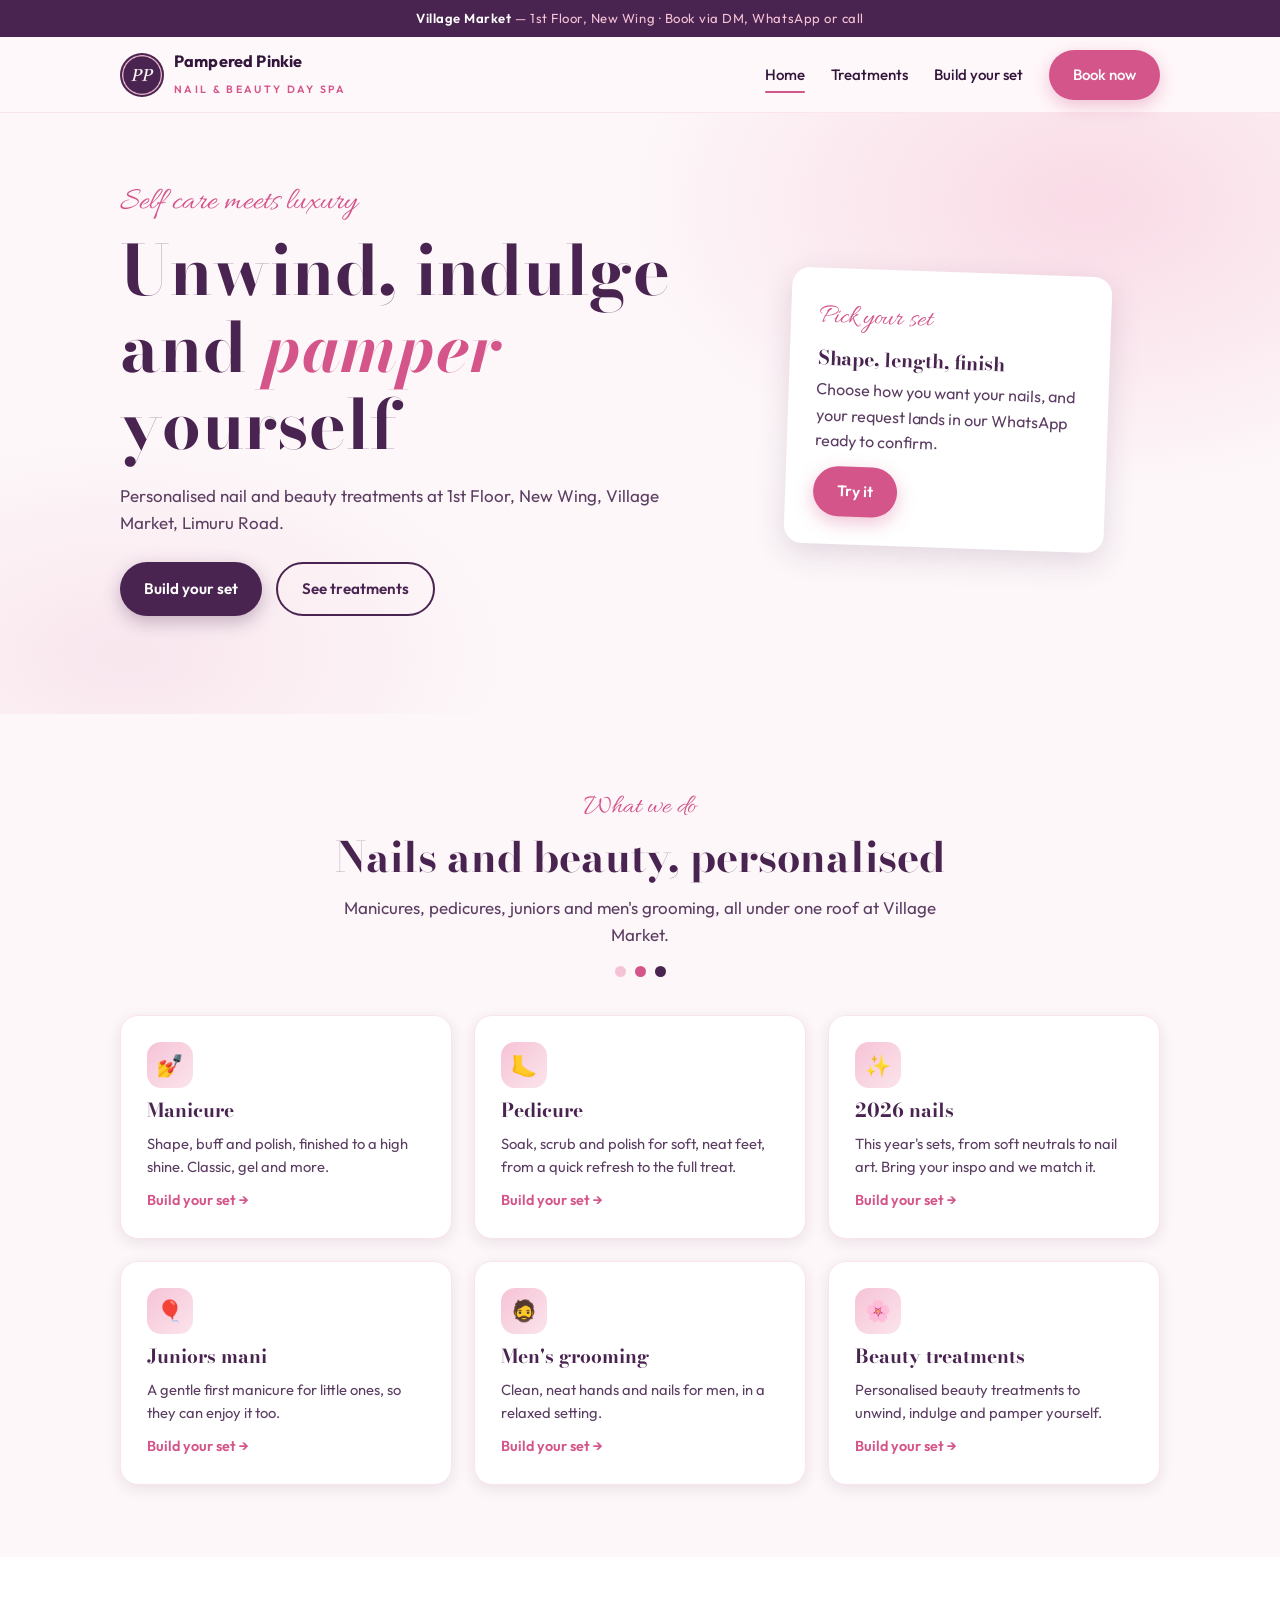
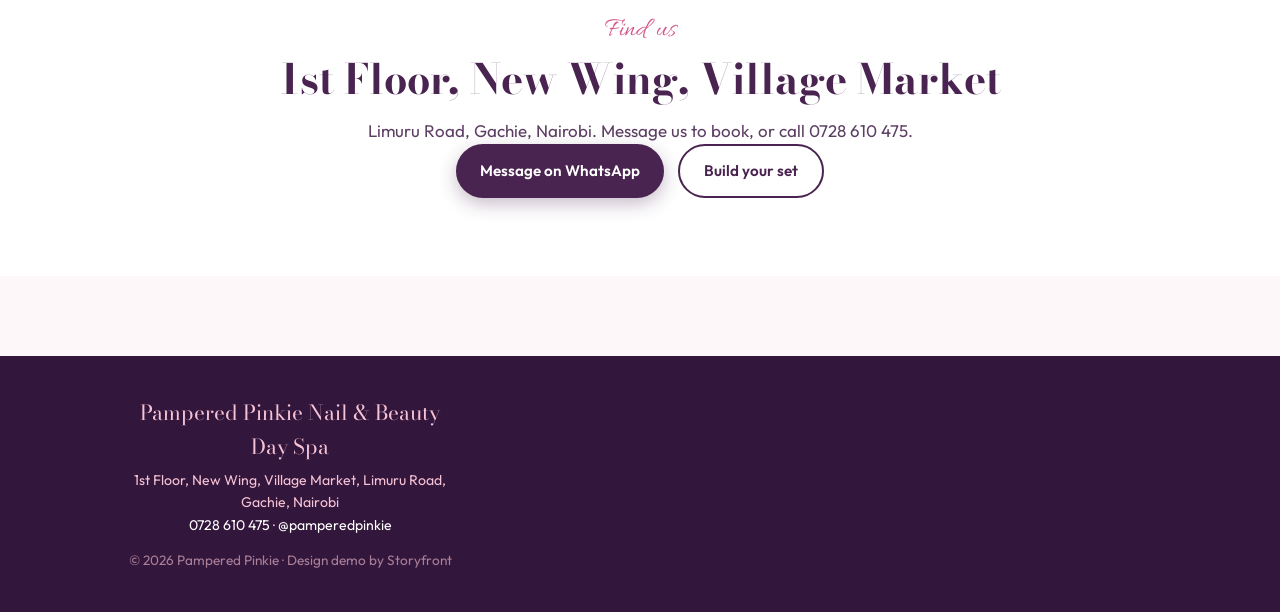
<file: index.html>
﻿<!DOCTYPE html>
<html lang="en">
<head>
<meta charset="UTF-8">
<meta name="viewport" content="width=device-width, initial-scale=1.0">
<title>Pampered Pinkie Nail &amp; Beauty Day Spa | Village Market</title>
<meta name="description" content="Self care meets luxury: personalised nail and beauty treatments at Village Market, 1st Floor, New Wing. Book via DM, WhatsApp or call.">
<link rel="icon" type="image/png" sizes="32x32" href="assets/img/favicon-32.png">
<link rel="icon" type="image/png" sizes="64x64" href="assets/img/favicon-64.png">
<link rel="apple-touch-icon" href="assets/img/favicon-180.png">
<link rel="preconnect" href="https://fonts.googleapis.com">
<link rel="preconnect" href="https://fonts.gstatic.com" crossorigin>
<link href="https://fonts.googleapis.com/css2?family=Bodoni+Moda:ital,wght@0,600;0,700;1,600&family=Outfit:wght@400;500;600;700&family=Allura&display=swap" rel="stylesheet">
<link rel="stylesheet" href="assets/css/style.css">
</head>
<body>
<div class="announce"><strong>Village Market</strong> &mdash; 1st Floor, New Wing &middot; Book via DM, WhatsApp or call</div>
<header class="site-header">
  <div class="header-in">
    <a class="brand" href="index.html">
      <img src="assets/img/logo-mark.png" alt="Pampered Pinkie logo">
      <span>
        <span class="brand-name">Pampered Pinkie</span><br>
        <span class="brand-sub">Nail &amp; Beauty Day Spa</span>
      </span>
    </a>
    <nav class="nav" id="nav">
      <button class="nav-close" aria-label="Close menu">&times;</button>
      <a href="index.html" class="active">Home</a>
      <a href="services.html">Treatments</a>
      <a href="book.html">Build your set</a>
      <a href="book.html" class="btn btn-magenta">Book now</a>
    </nav>
    <button class="nav-toggle" aria-label="Open menu"><span></span><span></span><span></span></button>
  </div>
</header>
<section class="hero">
  <div class="hero-in">
    <div class="hero-copy">
      <span class="eyebrow">Self care meets luxury</span>
      <h1>Unwind, indulge and <em>pamper</em> yourself</h1>
      <p class="lead">Personalised nail and beauty treatments at 1st Floor, New Wing, Village Market, Limuru Road.</p>
      <div class="hero-ctas">
        <a class="btn btn-wa" href="book.html">Build your set</a>
        <a class="btn btn-ghost" href="services.html">See treatments</a>
      </div>
    </div>
    <div class="polaroids" style="display:grid;place-items:center">
      <div style="background:#fff;border-radius:18px;padding:28px;max-width:320px;box-shadow:0 10px 30px rgba(74,36,80,.15);transform:rotate(2deg)">
        <span class="eyebrow">Pick your set</span>
        <h3 style="font-family:var(--font-display);margin:8px 0">Shape, length, finish</h3>
        <p style="color:#5C3E63">Choose how you want your nails, and your request lands in our WhatsApp ready to confirm.</p>
        <p style="margin-top:12px"><a class="btn btn-magenta" href="book.html">Try it</a></p>
      </div>
    </div>
  </div>
</section>

<section class="section">
  <div class="wrap center reveal">
    <span class="eyebrow">What we do</span>
    <h2>Nails and beauty, personalised</h2>
    <p class="lead">Manicures, pedicures, juniors and men's grooming, all under one roof at Village Market.</p>
    <div class="dots"><i></i><i></i><i></i></div>
  </div>
  <div class="wrap"><div class="cards"><div class="card reveal"><div class="ic">&#128133;</div><h3>Manicure</h3><p>Shape, buff and polish, finished to a high shine. Classic, gel and more.</p><a class="more" href="book.html">Build your set &rarr;</a></div><div class="card reveal"><div class="ic">&#129462;</div><h3>Pedicure</h3><p>Soak, scrub and polish for soft, neat feet, from a quick refresh to the full treat.</p><a class="more" href="book.html">Build your set &rarr;</a></div><div class="card reveal"><div class="ic">&#10024;</div><h3>2026 nails</h3><p>This year's sets, from soft neutrals to nail art. Bring your inspo and we match it.</p><a class="more" href="book.html">Build your set &rarr;</a></div><div class="card reveal"><div class="ic">&#127880;</div><h3>Juniors mani</h3><p>A gentle first manicure for little ones, so they can enjoy it too.</p><a class="more" href="book.html">Build your set &rarr;</a></div><div class="card reveal"><div class="ic">&#129492;</div><h3>Men's grooming</h3><p>Clean, neat hands and nails for men, in a relaxed setting.</p><a class="more" href="book.html">Build your set &rarr;</a></div><div class="card reveal"><div class="ic">&#127800;</div><h3>Beauty treatments</h3><p>Personalised beauty treatments to unwind, indulge and pamper yourself.</p><a class="more" href="book.html">Build your set &rarr;</a></div></div></div>
</section>

<section class="section-tight" style="background:#fff">
  <div class="wrap center reveal">
    <span class="eyebrow">Find us</span>
    <h2>1st Floor, New Wing, Village Market</h2>
    <p class="lead">Limuru Road, Gachie, Nairobi. Message us to book, or call 0728 610 475.</p>
    <div class="hero-ctas" style="justify-content:center"><a class="btn btn-wa" href="https://wa.me/254728610475?text=Hello%20Pampered%20Pinkie!%20I%27d%20like%20to%20book%20an%20appointment." target="_blank" rel="noopener">Message on WhatsApp</a><a class="btn btn-ghost" href="book.html">Build your set</a></div>
  </div>
</section>
<footer class="site-footer" style="background:#33163B;color:#F6C3D6;padding:40px 20px;text-align:center">
  <div class="wrap">
    <p style="font-family:var(--font-display);font-size:1.3rem;margin-bottom:6px">Pampered Pinkie Nail &amp; Beauty Day Spa</p>
    <p>1st Floor, New Wing, Village Market, Limuru Road, Gachie, Nairobi</p>
    <p><a href="tel:+254728610475" style="color:#fff">0728 610 475</a> &middot; <a href="https://www.instagram.com/pamperedpinkie/" target="_blank" rel="noopener" style="color:#fff">@pamperedpinkie</a></p>
    <p style="opacity:.6;font-size:.85rem;margin-top:14px">&copy; <span id="yr">2026</span> Pampered Pinkie &middot; Design demo by Storyfront</p>
  </div>
</footer>
<script src="assets/js/main.js"></script>
</body>
</html>
</file>
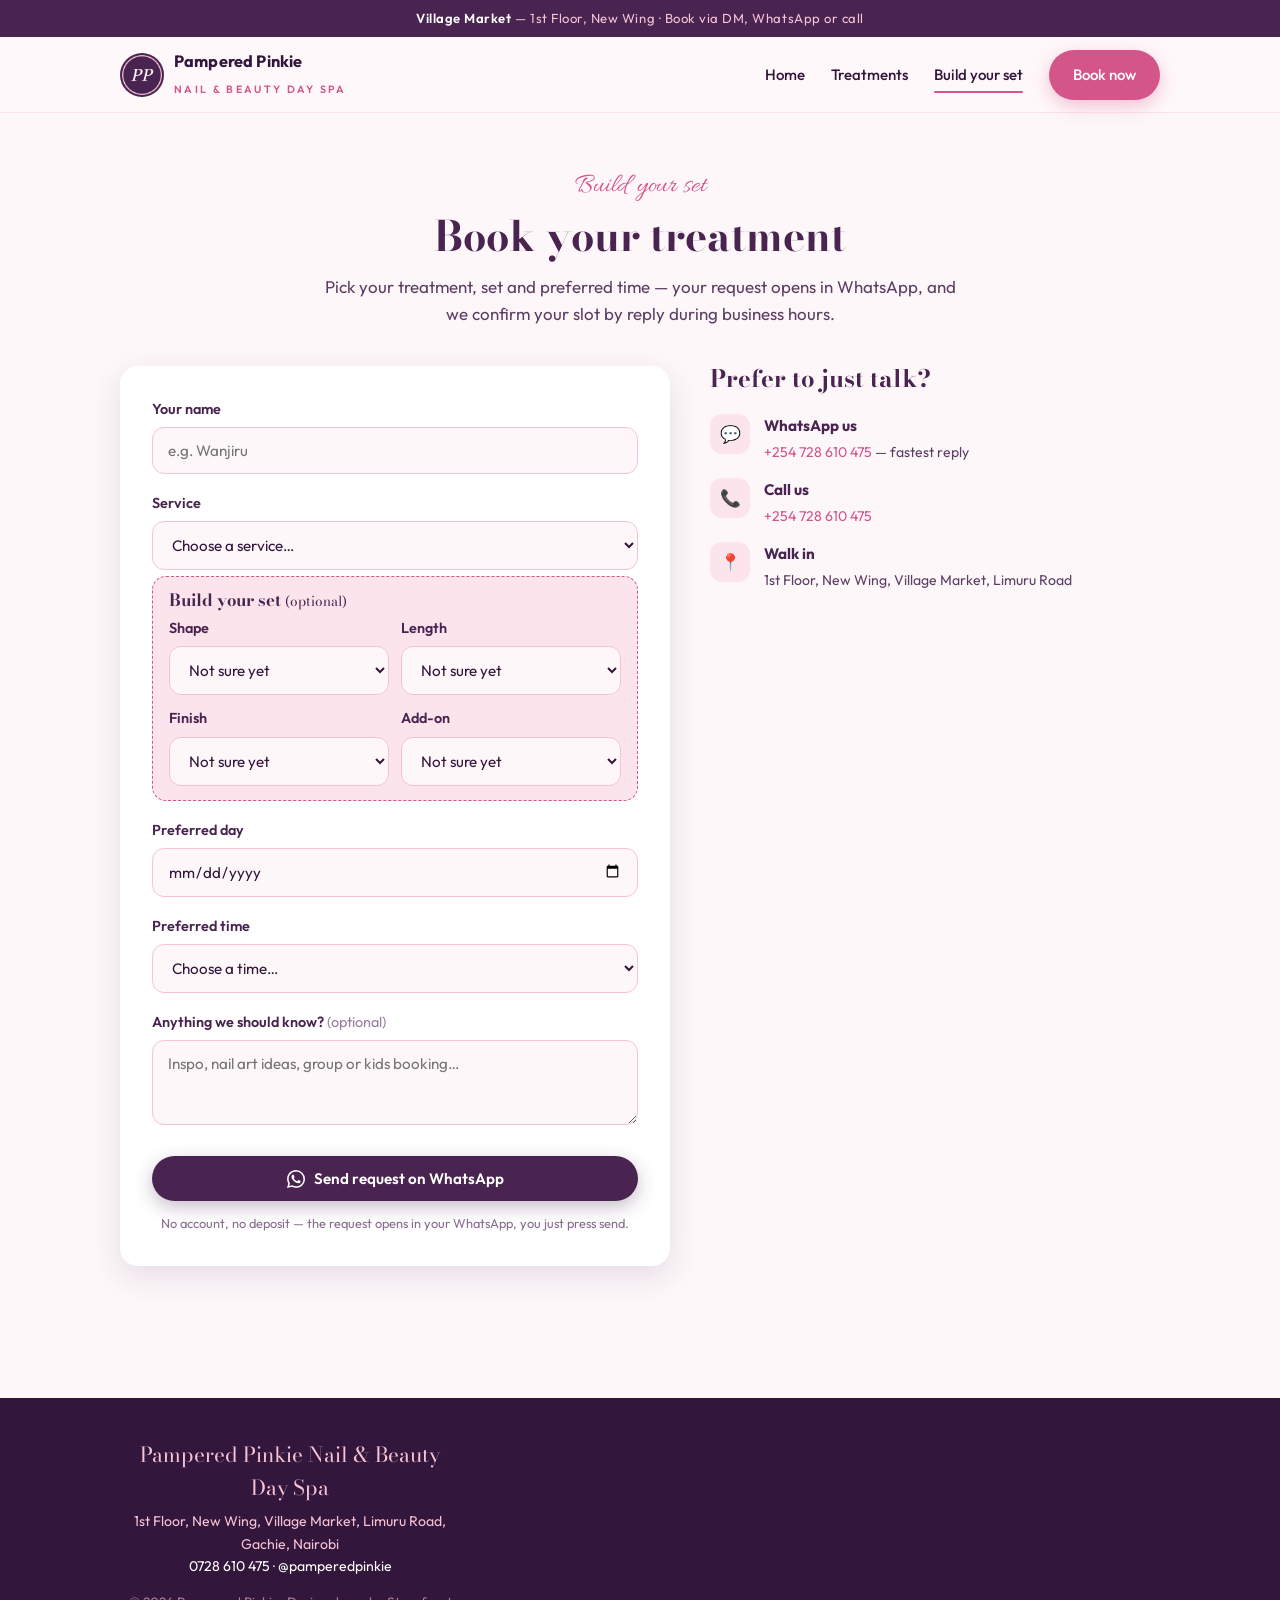
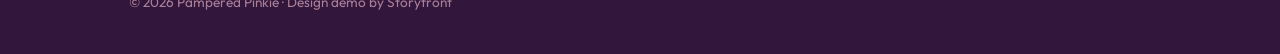
<file: book.html>
<!DOCTYPE html>
<html lang="en">
<head>
<meta charset="UTF-8">
<meta name="viewport" content="width=device-width, initial-scale=1.0">
<title>Build your set | Pampered Pinkie</title>
<meta name="description" content="Choose your treatment, shape, length and finish, then send the request to Pampered Pinkie on WhatsApp.">
<link rel="icon" type="image/png" sizes="32x32" href="assets/img/favicon-32.png">
<link rel="icon" type="image/png" sizes="64x64" href="assets/img/favicon-64.png">
<link rel="apple-touch-icon" href="assets/img/favicon-180.png">
<link rel="preconnect" href="https://fonts.googleapis.com">
<link rel="preconnect" href="https://fonts.gstatic.com" crossorigin>
<link href="https://fonts.googleapis.com/css2?family=Bodoni+Moda:ital,wght@0,600;0,700;1,600&family=Outfit:wght@400;500;600;700&family=Allura&display=swap" rel="stylesheet">
<link rel="stylesheet" href="assets/css/style.css">
</head>
<body>
<div class="announce"><strong>Village Market</strong> &mdash; 1st Floor, New Wing &middot; Book via DM, WhatsApp or call</div>
<header class="site-header">
  <div class="header-in">
    <a class="brand" href="index.html">
      <img src="assets/img/logo-mark.png" alt="Pampered Pinkie logo">
      <span>
        <span class="brand-name">Pampered Pinkie</span><br>
        <span class="brand-sub">Nail &amp; Beauty Day Spa</span>
      </span>
    </a>
    <nav class="nav" id="nav">
      <button class="nav-close" aria-label="Close menu">&times;</button>
      <a href="index.html">Home</a>
      <a href="services.html">Treatments</a>
      <a href="book.html" class="active">Build your set</a>
      <a href="book.html" class="btn btn-magenta">Book now</a>
    </nav>
    <button class="nav-toggle" aria-label="Open menu"><span></span><span></span><span></span></button>
  </div>
</header>
<section class="section-tight">
  <div class="wrap center reveal">
    <span class="eyebrow">Build your set</span>
    <h2>Book your treatment</h2>
    <p class="lead">Pick your treatment, set and preferred time — your request opens in WhatsApp, and we confirm your slot by reply during business hours.</p>
  </div>
  <div class="wrap">
    <div class="book-grid">
      <div class="form-card reveal">
        <form id="booking-form">
          <label for="bk-name">Your name</label>
          <input id="bk-name" type="text" placeholder="e.g. Wanjiru" required>

          <label for="bk-service">Service</label>
          <select id="bk-service" required>
            <option value="" disabled selected>Choose a service&hellip;</option><option>Manicure</option><option>Pedicure</option><option>Manicure &amp; pedicure</option><option>Nail set (gel / acrylic)</option><option>Juniors mani</option><option>Men's grooming</option><option>Other beauty treatment</option></select>

          <div class="set-box"><h3>Build your set <span style="font-weight:400;font-size:.85rem">(optional)</span></h3><div class="set-grid">
            <div><label for="bk-shape">Shape</label><select id="bk-shape"><option>Not sure yet</option><option>Almond</option><option>Square</option><option>Coffin</option><option>Round</option><option>Stiletto</option></select></div>
            <div><label for="bk-length">Length</label><select id="bk-length"><option>Not sure yet</option><option>Short</option><option>Medium</option><option>Long</option></select></div>
            <div><label for="bk-finish">Finish</label><select id="bk-finish"><option>Not sure yet</option><option>Plain colour</option><option>French</option><option>Chrome</option><option>Nail art</option><option>Neutral / nude</option></select></div>
            <div><label for="bk-extra">Add-on</label><select id="bk-extra"><option>Not sure yet</option><option>Removal of old set</option><option>Repair</option><option>Hand treatment</option><option>None</option></select></div>
          </div></div>

          <label for="bk-date">Preferred day</label>
          <input id="bk-date" type="date" required>

          <label for="bk-time">Preferred time</label>
          <select id="bk-time" required>
            <option value="" disabled selected>Choose a time…</option>
            <option>Morning (8am – 11am)</option>
            <option>Midday (11am – 2pm)</option>
            <option>Afternoon (2pm – 5pm)</option>
            <option>Evening (5pm – 8pm)</option>
          </select>

          <label for="bk-notes">Anything we should know? <span style="font-weight:400;color:#9a7ba0">(optional)</span></label>
          <textarea id="bk-notes" rows="3" placeholder="Inspo, nail art ideas, group or kids booking…"></textarea>

          <button type="submit" class="btn btn-wa"><svg width="18" height="18" viewBox="0 0 24 24" fill="currentColor"><path d="M17.5 14.4c-.3-.15-1.76-.87-2.03-.97-.27-.1-.47-.15-.67.15-.2.3-.77.97-.94 1.17-.17.2-.35.22-.65.07-.3-.15-1.26-.46-2.4-1.48-.89-.79-1.49-1.77-1.66-2.07-.17-.3-.02-.46.13-.61.14-.13.3-.35.45-.52.15-.17.2-.3.3-.5.1-.2.05-.37-.02-.52-.08-.15-.68-1.63-.93-2.23-.24-.58-.49-.5-.67-.51h-.57c-.2 0-.52.07-.8.37-.27.3-1.04 1.02-1.04 2.5 0 1.47 1.07 2.9 1.22 3.1.15.2 2.1 3.2 5.1 4.49.71.3 1.27.49 1.7.63.72.23 1.37.2 1.88.12.58-.09 1.76-.72 2.01-1.42.25-.7.25-1.29.17-1.42-.07-.12-.27-.2-.57-.35zM12.05 21.8h-.01a9.87 9.87 0 0 1-5.03-1.38l-.36-.21-3.74.98 1-3.64-.24-.37a9.83 9.83 0 0 1-1.51-5.26c0-5.44 4.43-9.87 9.89-9.87a9.82 9.82 0 0 1 6.98 2.9 9.82 9.82 0 0 1 2.9 6.99c0 5.44-4.44 9.86-9.88 9.86zm8.4-18.27A11.8 11.8 0 0 0 12.04 0C5.46 0 .1 5.35.1 11.92c0 2.1.55 4.15 1.6 5.96L0 24l6.28-1.65a11.93 11.93 0 0 0 5.76 1.47h.01c6.58 0 11.93-5.35 11.93-11.93a11.86 11.86 0 0 0-3.53-8.36z"/></svg> Send request on WhatsApp</button>
          <p class="form-hint">No account, no deposit — the request opens in your WhatsApp, you just press send.</p>
        </form>
      </div>
      <div class="visit-info reveal">
        <h2 style="font-size:1.5rem">Prefer to just talk?</h2>
        <div class="info-rows">
          <div class="info-row">
            <div class="ic">💬</div>
            <div><b>WhatsApp us</b><span><a href="https://wa.me/254728610475?text=Hello%20Pampered%20Pinkie!%20I%27d%20like%20to%20book%20an%20appointment." target="_blank" rel="noopener">+254 728 610 475</a> — fastest reply</span></div>
          </div>
          <div class="info-row">
            <div class="ic">📞</div>
            <div><b>Call us</b><span><a href="tel:+254728610475">+254 728 610 475</a></span></div>
          </div>
          <div class="info-row">
            <div class="ic">📍</div>
            <div><b>Walk in</b><span>1st Floor, New Wing, Village Market, Limuru Road</span></div>
          </div>
          
        </div>
        
      </div>
    </div>
  </div>
</section>

<footer class="site-footer" style="background:#33163B;color:#F6C3D6;padding:40px 20px;text-align:center">
  <div class="wrap">
    <p style="font-family:var(--font-display);font-size:1.3rem;margin-bottom:6px">Pampered Pinkie Nail &amp; Beauty Day Spa</p>
    <p>1st Floor, New Wing, Village Market, Limuru Road, Gachie, Nairobi</p>
    <p><a href="tel:+254728610475" style="color:#fff">0728 610 475</a> &middot; <a href="https://www.instagram.com/pamperedpinkie/" target="_blank" rel="noopener" style="color:#fff">@pamperedpinkie</a></p>
    <p style="opacity:.6;font-size:.85rem;margin-top:14px">&copy; <span id="yr">2026</span> Pampered Pinkie &middot; Design demo by Storyfront</p>
  </div>
</footer>
<script src="assets/js/main.js"></script>
</body>
</html>
</file>
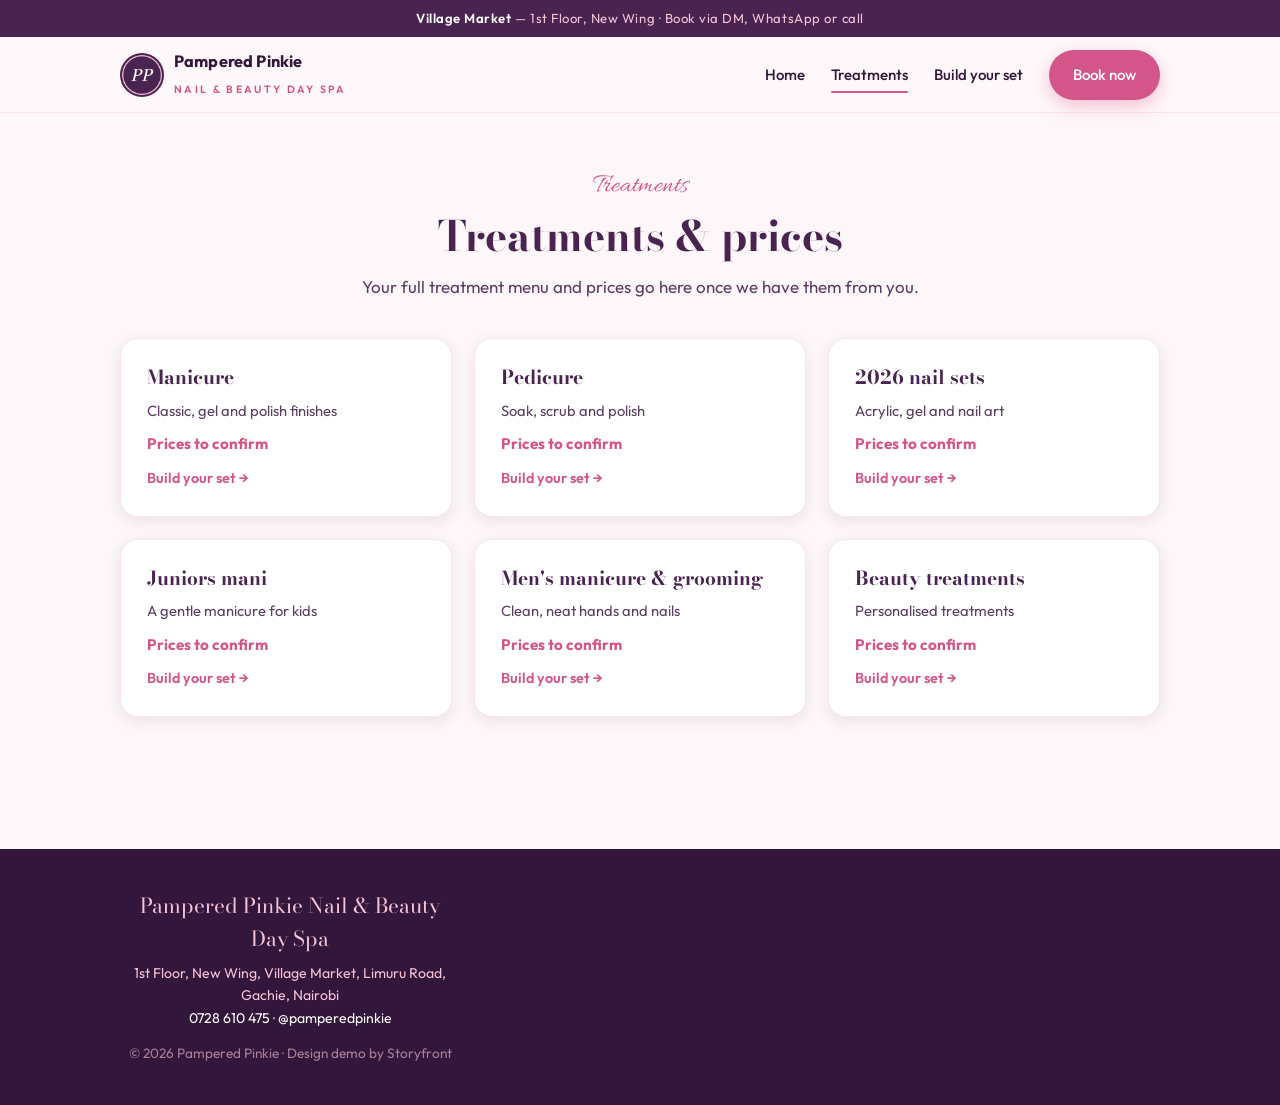
<file: services.html>
<!DOCTYPE html>
<html lang="en">
<head>
<meta charset="UTF-8">
<meta name="viewport" content="width=device-width, initial-scale=1.0">
<title>Treatments | Pampered Pinkie</title>
<meta name="description" content="Manicure, pedicure, juniors mani, men's grooming and beauty treatments at Village Market.">
<link rel="icon" type="image/png" sizes="32x32" href="assets/img/favicon-32.png">
<link rel="icon" type="image/png" sizes="64x64" href="assets/img/favicon-64.png">
<link rel="apple-touch-icon" href="assets/img/favicon-180.png">
<link rel="preconnect" href="https://fonts.googleapis.com">
<link rel="preconnect" href="https://fonts.gstatic.com" crossorigin>
<link href="https://fonts.googleapis.com/css2?family=Bodoni+Moda:ital,wght@0,600;0,700;1,600&family=Outfit:wght@400;500;600;700&family=Allura&display=swap" rel="stylesheet">
<link rel="stylesheet" href="assets/css/style.css">
</head>
<body>
<div class="announce"><strong>Village Market</strong> &mdash; 1st Floor, New Wing &middot; Book via DM, WhatsApp or call</div>
<header class="site-header">
  <div class="header-in">
    <a class="brand" href="index.html">
      <img src="assets/img/logo-mark.png" alt="Pampered Pinkie logo">
      <span>
        <span class="brand-name">Pampered Pinkie</span><br>
        <span class="brand-sub">Nail &amp; Beauty Day Spa</span>
      </span>
    </a>
    <nav class="nav" id="nav">
      <button class="nav-close" aria-label="Close menu">&times;</button>
      <a href="index.html">Home</a>
      <a href="services.html" class="active">Treatments</a>
      <a href="book.html">Build your set</a>
      <a href="book.html" class="btn btn-magenta">Book now</a>
    </nav>
    <button class="nav-toggle" aria-label="Open menu"><span></span><span></span><span></span></button>
  </div>
</header>
<section class="section-tight">
  <div class="wrap center reveal">
    <span class="eyebrow">Treatments</span>
    <h2>Treatments &amp; prices</h2>
    <p class="lead">Your full treatment menu and prices go here once we have them from you.</p>
  </div>
  <div class="wrap"><div class="cards"><div class="card reveal"><h3>Manicure</h3><p>Classic, gel and polish finishes</p><span class="from">Prices to confirm</span><a class="more" href="book.html">Build your set &rarr;</a></div><div class="card reveal"><h3>Pedicure</h3><p>Soak, scrub and polish</p><span class="from">Prices to confirm</span><a class="more" href="book.html">Build your set &rarr;</a></div><div class="card reveal"><h3>2026 nail sets</h3><p>Acrylic, gel and nail art</p><span class="from">Prices to confirm</span><a class="more" href="book.html">Build your set &rarr;</a></div><div class="card reveal"><h3>Juniors mani</h3><p>A gentle manicure for kids</p><span class="from">Prices to confirm</span><a class="more" href="book.html">Build your set &rarr;</a></div><div class="card reveal"><h3>Men's manicure &amp; grooming</h3><p>Clean, neat hands and nails</p><span class="from">Prices to confirm</span><a class="more" href="book.html">Build your set &rarr;</a></div><div class="card reveal"><h3>Beauty treatments</h3><p>Personalised treatments</p><span class="from">Prices to confirm</span><a class="more" href="book.html">Build your set &rarr;</a></div></div></div>
</section>
<footer class="site-footer" style="background:#33163B;color:#F6C3D6;padding:40px 20px;text-align:center">
  <div class="wrap">
    <p style="font-family:var(--font-display);font-size:1.3rem;margin-bottom:6px">Pampered Pinkie Nail &amp; Beauty Day Spa</p>
    <p>1st Floor, New Wing, Village Market, Limuru Road, Gachie, Nairobi</p>
    <p><a href="tel:+254728610475" style="color:#fff">0728 610 475</a> &middot; <a href="https://www.instagram.com/pamperedpinkie/" target="_blank" rel="noopener" style="color:#fff">@pamperedpinkie</a></p>
    <p style="opacity:.6;font-size:.85rem;margin-top:14px">&copy; <span id="yr">2026</span> Pampered Pinkie &middot; Design demo by Storyfront</p>
  </div>
</footer>
<script src="assets/js/main.js"></script>
</body>
</html>
</file>
<file: assets/css/style.css>
/* ============================================================
   URBAN GLAM HOUSE — demo site
   Brand tokens sampled from their own logo:
   Plum #4A2450 · Magenta #E61B98 · Blush #F6C3D6
   Type: Bodoni Moda (display) · Outfit (body) · Allura (script accent)
   ============================================================ */

:root{
  --plum:#4A2450;
  --plum-ink:#33163B;
  --magenta:#D4558A;
  --magenta-deep:#A93B6E;
  --blush:#F6C3D6;
  --blush-soft:#FBE4EC;
  --porcelain:#FDF7F9;
  --white:#FFFFFF;
  --wa:#4A2450;
  --wa-deep:#D4558A;
  --shadow:0 10px 30px rgba(74,36,80,.12);
  --shadow-sm:0 4px 14px rgba(74,36,80,.10);
  --radius:18px;
  --font-display:"Bodoni Moda", Georgia, serif;
  --font-body:"Outfit", -apple-system, "Segoe UI", sans-serif;
  --font-script:"Allura", cursive;
}

*{margin:0;padding:0;box-sizing:border-box}
html{scroll-behavior:smooth}
@media (prefers-reduced-motion: reduce){
  html{scroll-behavior:auto}
  *,*::before,*::after{animation:none!important;transition:none!important}
}

body{
  font-family:var(--font-body);
  background:var(--porcelain);
  color:var(--plum-ink);
  line-height:1.6;
  font-size:16px;
  -webkit-font-smoothing:antialiased;
}

img{max-width:100%;display:block}
a{color:var(--magenta);text-decoration:none}
a:focus-visible,button:focus-visible{outline:3px solid var(--magenta);outline-offset:2px;border-radius:6px}

.wrap{max-width:1080px;margin:0 auto;padding:0 20px}

/* ---------- announcement bar ---------- */
.announce{
  background:var(--plum);
  color:var(--blush);
  text-align:center;
  font-size:.82rem;
  letter-spacing:.04em;
  padding:8px 16px;
}
.announce strong{color:#fff;font-weight:600}

/* ---------- header ---------- */
.site-header{
  position:sticky;top:0;z-index:50;
  background:rgba(255,248,250,.92);
  backdrop-filter:blur(10px);
  border-bottom:1px solid var(--blush-soft);
}
.header-in{
  display:flex;align-items:center;justify-content:space-between;
  padding:12px 20px;max-width:1080px;margin:0 auto;gap:12px;
}
.brand{display:flex;align-items:center;gap:10px;color:var(--plum-ink)}
.brand img{width:44px;height:44px;border-radius:50%}
.brand-name{font-weight:700;font-size:1.02rem;letter-spacing:.01em;line-height:1.1}
.brand-sub{font-size:.66rem;letter-spacing:.22em;color:var(--magenta);font-weight:600;text-transform:uppercase}

.nav{display:flex;align-items:center;gap:26px}
.nav a{color:var(--plum-ink);font-weight:500;font-size:.94rem;position:relative}
.nav a.active::after,.nav a:hover::after{
  content:"";position:absolute;left:0;right:0;bottom:-6px;height:2px;
  background:var(--magenta);border-radius:2px;
}
.nav .btn{color:#fff}
.nav .btn::after{display:none}

.nav-toggle{
  display:none;background:none;border:0;cursor:pointer;padding:8px;
}
.nav-toggle span{display:block;width:24px;height:2.5px;background:var(--plum);margin:5px 0;border-radius:2px;transition:.25s}

@media (max-width:840px){
  .site-header{backdrop-filter:none;-webkit-backdrop-filter:none}
  .nav-toggle{display:block;position:relative;z-index:70}
  .nav{
    position:fixed;inset:0;top:0;background:var(--porcelain);
    flex-direction:column;justify-content:center;gap:30px;
    transform:translateX(100%);visibility:hidden;transition:transform .28s ease,visibility 0s .28s;z-index:60;overflow-y:auto;
  }
  .nav.open{transform:translateX(0);visibility:visible;transition:transform .28s ease}
  body.menu-open{overflow:hidden}
  .nav a{font-size:1.3rem}
  .nav-close{position:absolute;top:20px;right:20px;background:none;border:0;font-size:2rem;color:var(--plum);cursor:pointer}
}
@media (min-width:841px){.nav-close{display:none}}

/* ---------- buttons ---------- */
.btn{
  display:inline-flex;align-items:center;gap:9px;
  padding:13px 24px;border-radius:999px;
  font-weight:600;font-size:.95rem;font-family:var(--font-body);
  border:0;cursor:pointer;transition:transform .15s ease, box-shadow .15s ease, background .15s;
}
.btn:hover{transform:translateY(-2px)}
.btn-magenta{background:var(--magenta);color:#fff;box-shadow:0 6px 18px rgba(212,85,138,.35)}
.btn-magenta:hover{background:var(--magenta-deep)}
.btn-wa{background:var(--wa);color:#fff;box-shadow:0 6px 18px rgba(74,36,80,.3)}
.btn-wa:hover{background:var(--wa-deep)}
.btn-ghost{background:transparent;color:var(--plum);border:2px solid var(--plum)}
.btn-ghost:hover{background:var(--plum);color:#fff}
.btn-light{background:#fff;color:var(--plum);box-shadow:var(--shadow-sm)}
.btn svg{flex-shrink:0}

/* ---------- section scaffolding ---------- */
.section{padding:72px 0}
.section-tight{padding:52px 0}
.eyebrow{
  font-family:var(--font-script);
  color:var(--magenta);
  font-size:1.7rem;
  display:block;margin-bottom:4px;
}
h1,h2,h3{font-family:var(--font-display);color:var(--plum);font-weight:700;line-height:1.12}
h2{font-size:clamp(1.8rem,4vw,2.6rem);margin-bottom:14px}
h3{font-size:1.2rem}
.lead{font-size:1.06rem;color:#5C3E63;max-width:640px}
.center{text-align:center}
.center .lead{margin:0 auto}

/* polish-dot divider — the recurring brand motif */
.dots{display:flex;gap:9px;justify-content:center;margin:18px auto}
.dots i{width:11px;height:11px;border-radius:50%;display:block}
.dots i:nth-child(1){background:var(--blush)}
.dots i:nth-child(2){background:var(--magenta)}
.dots i:nth-child(3){background:var(--plum)}

/* ---------- hero (magazine cover) ---------- */
.hero{
  background:
    radial-gradient(60% 80% at 85% 15%, rgba(246,195,214,.55), transparent 60%),
    radial-gradient(50% 60% at 10% 90%, rgba(212,85,138,.10), transparent 60%),
    var(--porcelain);
  overflow:hidden;
}
.hero-in{
  display:grid;grid-template-columns:1.15fr .85fr;gap:40px;align-items:center;
  padding:64px 20px 72px;max-width:1080px;margin:0 auto;
}
.hero-copy .eyebrow{font-size:2rem}
.hero h1{
  font-size:clamp(2.6rem,6.2vw,4.3rem);
  letter-spacing:.005em;
  margin-bottom:18px;
}
.hero h1 em{font-style:italic;color:var(--magenta)}
.hero .lead{margin-bottom:26px}
.hero-ctas{display:flex;gap:14px;flex-wrap:wrap;margin-bottom:26px}
.cover-lines{display:flex;gap:22px;flex-wrap:wrap}
.cover-line{font-size:.85rem;color:#5C3E63}
.cover-line b{display:block;font-family:var(--font-display);font-size:1.35rem;color:var(--plum)}
.cover-line .stars{color:var(--magenta);letter-spacing:2px}

/* polaroid fan */
.polaroids{position:relative;height:380px}
.polaroid{
  position:absolute;background:#fff;padding:10px 10px 30px;
  box-shadow:var(--shadow);border-radius:8px;width:160px;
}
.polaroid img{width:140px;height:150px;object-fit:cover;border-radius:4px}
.polaroid figcaption{font-size:.72rem;text-align:center;color:#8a6b90;margin-top:8px;font-weight:500}
.polaroid.p1{top:14px;left:6%;transform:rotate(-7deg)}
.polaroid.p2{top:64px;left:36%;transform:rotate(3deg);z-index:2}
.polaroid.p3{top:140px;left:62%;transform:rotate(9deg)}
@media (max-width:840px){
  .hero-in{grid-template-columns:1fr;padding:44px 20px 56px}
  .polaroids{height:300px;max-width:420px;margin:0 auto;width:100%}
  .polaroid{width:132px}
  .polaroid img{width:112px;height:122px}
  .polaroid.p3{left:56%}
}

/* ---------- trust strip ---------- */
.trust{background:var(--plum);color:var(--blush-soft)}
.trust-in{
  display:grid;grid-template-columns:repeat(4,1fr);gap:18px;
  padding:30px 20px;max-width:1080px;margin:0 auto;text-align:center;
}
.trust b{display:block;font-family:var(--font-display);font-size:1.6rem;color:#fff}
.trust span{font-size:.82rem;letter-spacing:.05em}
@media (max-width:700px){.trust-in{grid-template-columns:repeat(2,1fr)}}

/* ---------- service cards ---------- */
.cards{display:grid;grid-template-columns:repeat(3,1fr);gap:22px;margin-top:38px}
@media (max-width:900px){.cards{grid-template-columns:repeat(2,1fr)}}
@media (max-width:560px){.cards{grid-template-columns:1fr}}
.card{
  background:#fff;border-radius:var(--radius);padding:26px;
  box-shadow:var(--shadow-sm);border:1px solid var(--blush-soft);
  display:flex;flex-direction:column;gap:10px;
  transition:transform .18s ease, box-shadow .18s ease;
}
.card:hover{transform:translateY(-4px);box-shadow:var(--shadow)}
.card .ic{
  width:46px;height:46px;border-radius:14px;display:grid;place-items:center;
  background:linear-gradient(135deg,var(--blush),var(--blush-soft));
  font-size:1.3rem;
}
.card h3{margin-top:2px}
.card p{font-size:.92rem;color:#5C3E63;flex-grow:1}
.card .from{font-weight:700;color:var(--magenta);font-size:.95rem}
.card .from small{color:#9a7ba0;font-weight:500}
.card a.more{font-weight:600;font-size:.9rem}

/* ---------- gallery ---------- */
.gallery{display:grid;grid-template-columns:1.6fr 1fr;gap:18px;margin-top:38px}
.gallery .big img{width:100%;height:100%;object-fit:cover;border-radius:var(--radius)}
.gallery .stack{display:grid;gap:18px}
.gallery .stack .row{display:grid;grid-template-columns:1fr 1fr;gap:18px}
.gallery .tile{
  background:#fff;border-radius:14px;padding:8px;box-shadow:var(--shadow-sm);
}
.gallery .tile img{width:100%;height:130px;object-fit:cover;border-radius:9px}
.gallery .tile figcaption{font-size:.74rem;color:#8a6b90;text-align:center;padding:6px 0 2px}
.gallery .note{
  background:linear-gradient(135deg,var(--plum),#6B3573);
  color:#fff;border-radius:14px;padding:20px;display:flex;flex-direction:column;justify-content:center;gap:6px;
}
.gallery .note b{font-family:var(--font-display);font-size:1.15rem}
.gallery .note span{font-size:.85rem;color:var(--blush)}
@media (max-width:760px){.gallery{grid-template-columns:1fr}}

/* ---------- reviews ---------- */
.reviews{display:grid;grid-template-columns:repeat(3,1fr);gap:22px;margin-top:38px}
@media (max-width:820px){.reviews{grid-template-columns:1fr}}
.review{
  background:#fff;border-radius:var(--radius);padding:26px;box-shadow:var(--shadow-sm);
  border-top:4px solid var(--magenta);
}
.review .stars{color:var(--magenta);letter-spacing:3px;margin-bottom:10px;font-size:.95rem}
.review p{font-size:.95rem;color:#4a3350;font-style:italic}
.review footer{margin-top:14px;font-size:.82rem;font-weight:600;color:var(--plum)}
.review footer span{display:block;font-weight:400;color:#9a7ba0}

/* ---------- shop teaser & product grid ---------- */
.products{display:grid;grid-template-columns:repeat(3,1fr);gap:22px;margin-top:38px}
@media (max-width:900px){.products{grid-template-columns:repeat(2,1fr)}}
@media (max-width:560px){.products{grid-template-columns:1fr}}
.product{
  background:#fff;border-radius:var(--radius);overflow:hidden;
  box-shadow:var(--shadow-sm);border:1px solid var(--blush-soft);
  display:flex;flex-direction:column;
}
.product .ph{
  height:120px;display:grid;place-items:center;font-size:2.4rem;
  background:linear-gradient(135deg,var(--blush-soft),var(--blush));
}
.product .pd{padding:20px;display:flex;flex-direction:column;gap:8px;flex-grow:1}
.product h3{font-size:1.05rem}
.product p{font-size:.88rem;color:#5C3E63;flex-grow:1}
.product .price{font-weight:700;color:var(--magenta)}
.product .price small{color:#9a7ba0;font-weight:500}
.product .btn{justify-content:center}

/* ---------- banner (home service) ---------- */
.banner{
  background:linear-gradient(120deg,var(--plum) 0%,#7A2E6B 60%,var(--magenta) 130%);
  border-radius:calc(var(--radius) + 6px);
  color:#fff;padding:44px 36px;
  display:flex;align-items:center;justify-content:space-between;gap:26px;flex-wrap:wrap;
  box-shadow:var(--shadow);
}
.banner h2{color:#fff;margin-bottom:6px}
.banner .eyebrow{color:var(--blush)}
.banner p{color:var(--blush-soft);max-width:480px}

/* ---------- visit ---------- */
.visit{display:grid;grid-template-columns:1fr 1fr;gap:34px;align-items:center;margin-top:38px}
@media (max-width:820px){.visit{grid-template-columns:1fr}}
.map-card{border-radius:var(--radius);overflow:hidden;box-shadow:var(--shadow);position:relative;display:block}
.map-card img{width:100%}
.map-card span{
  position:absolute;bottom:12px;left:12px;background:var(--plum);color:#fff;
  font-size:.8rem;font-weight:600;padding:8px 14px;border-radius:999px;
}
.visit-info h2{margin-bottom:8px}
.info-rows{display:grid;gap:14px;margin:22px 0}
.info-row{display:flex;gap:14px;align-items:flex-start}
.info-row .ic{
  width:40px;height:40px;border-radius:12px;background:var(--blush-soft);
  display:grid;place-items:center;flex-shrink:0;font-size:1.05rem;
}
.info-row b{display:block;font-size:.95rem;color:var(--plum)}
.info-row span{font-size:.88rem;color:#5C3E63}

/* ---------- menu (services page) ---------- */
.demo-note{
  background:var(--blush-soft);border:1px dashed var(--magenta);
  color:var(--plum);font-size:.85rem;border-radius:12px;
  padding:10px 16px;text-align:center;margin:22px auto 0;max-width:620px;
}
.menu-group{margin-top:46px}
.menu-group header{display:flex;align-items:baseline;justify-content:space-between;gap:14px;flex-wrap:wrap;border-bottom:2px solid var(--blush);padding-bottom:10px;margin-bottom:8px}
.menu-group header h2{margin-bottom:0;font-size:1.6rem}
.menu-group header .gwa{font-size:.88rem;font-weight:600}
.menu-item{
  display:flex;justify-content:space-between;gap:18px;align-items:baseline;
  padding:14px 4px;border-bottom:1px solid var(--blush-soft);
}
.menu-item .mi-name b{display:block;color:var(--plum);font-size:1rem;font-weight:600}
.menu-item .mi-name span{font-size:.85rem;color:#8a6b90}
.menu-item .mi-price{font-family:var(--font-display);font-weight:700;color:var(--magenta);white-space:nowrap;font-size:1.05rem}

/* ---------- about ---------- */
.split{display:grid;grid-template-columns:1fr 1fr;gap:40px;align-items:center}
@media (max-width:820px){.split{grid-template-columns:1fr}}
.split img{border-radius:var(--radius);box-shadow:var(--shadow)}
.mv{display:grid;grid-template-columns:1fr 1fr;gap:22px;margin-top:38px}
@media (max-width:700px){.mv{grid-template-columns:1fr}}
.mv .card b{font-family:var(--font-display);font-size:1.2rem;color:var(--plum)}
.programs{display:grid;grid-template-columns:repeat(3,1fr);gap:22px;margin-top:38px}
@media (max-width:860px){.programs{grid-template-columns:1fr}}
.tag{
  display:inline-block;background:var(--blush-soft);color:var(--magenta);
  font-size:.7rem;font-weight:700;letter-spacing:.08em;text-transform:uppercase;
  padding:4px 10px;border-radius:999px;
}

/* ---------- booking form ---------- */
.book-grid{display:grid;grid-template-columns:1.1fr .9fr;gap:40px;margin-top:38px;align-items:start}
@media (max-width:860px){.book-grid{grid-template-columns:1fr}}
.form-card{background:#fff;border-radius:var(--radius);padding:32px;box-shadow:var(--shadow)}
.form-card label{display:block;font-weight:600;font-size:.9rem;color:var(--plum);margin:18px 0 6px}
.form-card label:first-of-type{margin-top:0}
.form-card input,.form-card select,.form-card textarea{
  width:100%;padding:13px 15px;border-radius:12px;border:1.5px solid var(--blush);
  font-family:var(--font-body);font-size:.95rem;background:var(--porcelain);color:var(--plum-ink);
}
.form-card input:focus,.form-card select:focus,.form-card textarea:focus{
  outline:none;border-color:var(--magenta);box-shadow:0 0 0 3px rgba(212,85,138,.15);
}
.form-card .btn{width:100%;justify-content:center;margin-top:24px}
.form-hint{font-size:.8rem;color:#8a6b90;margin-top:12px;text-align:center}

/* ---------- footer ---------- */
.site-footer{background:var(--plum-ink);color:#D9C3DE;margin-top:80px}
.footer-in{
  max-width:1080px;margin:0 auto;padding:52px 20px 30px;
  display:grid;grid-template-columns:1.4fr 1fr 1fr;gap:36px;
}
@media (max-width:760px){.footer-in{grid-template-columns:1fr}}
.site-footer .brand{color:#fff}
.site-footer .brand-sub{color:var(--blush)}
.f-script{font-family:var(--font-script);color:var(--blush);font-size:1.6rem;margin:10px 0 4px}
.site-footer p{font-size:.88rem;max-width:340px}
.site-footer h4{color:#fff;font-size:.85rem;letter-spacing:.14em;text-transform:uppercase;margin-bottom:14px}
.site-footer ul{list-style:none;display:grid;gap:9px}
.site-footer ul a{color:#D9C3DE;font-size:.92rem}
.site-footer ul a:hover{color:#fff}
.copyright{
  border-top:1px solid rgba(246,195,214,.18);text-align:center;
  font-size:.78rem;padding:18px;color:#B995C0;
}

/* ---------- floating WhatsApp ---------- */
.wa-float{
  position:fixed;right:18px;bottom:18px;z-index:40;
  width:58px;height:58px;border-radius:50%;
  background:var(--wa);display:grid;place-items:center;
  box-shadow:0 8px 24px rgba(22,138,66,.45);
  transition:transform .15s;
}
.wa-float:hover{transform:scale(1.08)}

/* ---------- reveal ---------- */
.reveal{opacity:0;transform:translateY(22px);transition:opacity .6s ease,transform .6s ease}
.reveal.in{opacity:1;transform:none}
@media (prefers-reduced-motion:reduce){.reveal{opacity:1;transform:none}}

.btn-wa:hover{color:#fff}
body.menu-open .nav-toggle{visibility:hidden}
.set-grid{display:grid;grid-template-columns:1fr 1fr;gap:12px}
@media (max-width:520px){.set-grid{grid-template-columns:1fr}}
.set-box{border:1px dashed var(--magenta);border-radius:14px;padding:14px 16px;margin:6px 0 14px;background:var(--blush-soft)}
.set-box h3{font-family:var(--font-display);font-size:1.05rem;margin-bottom:8px}
</file>
